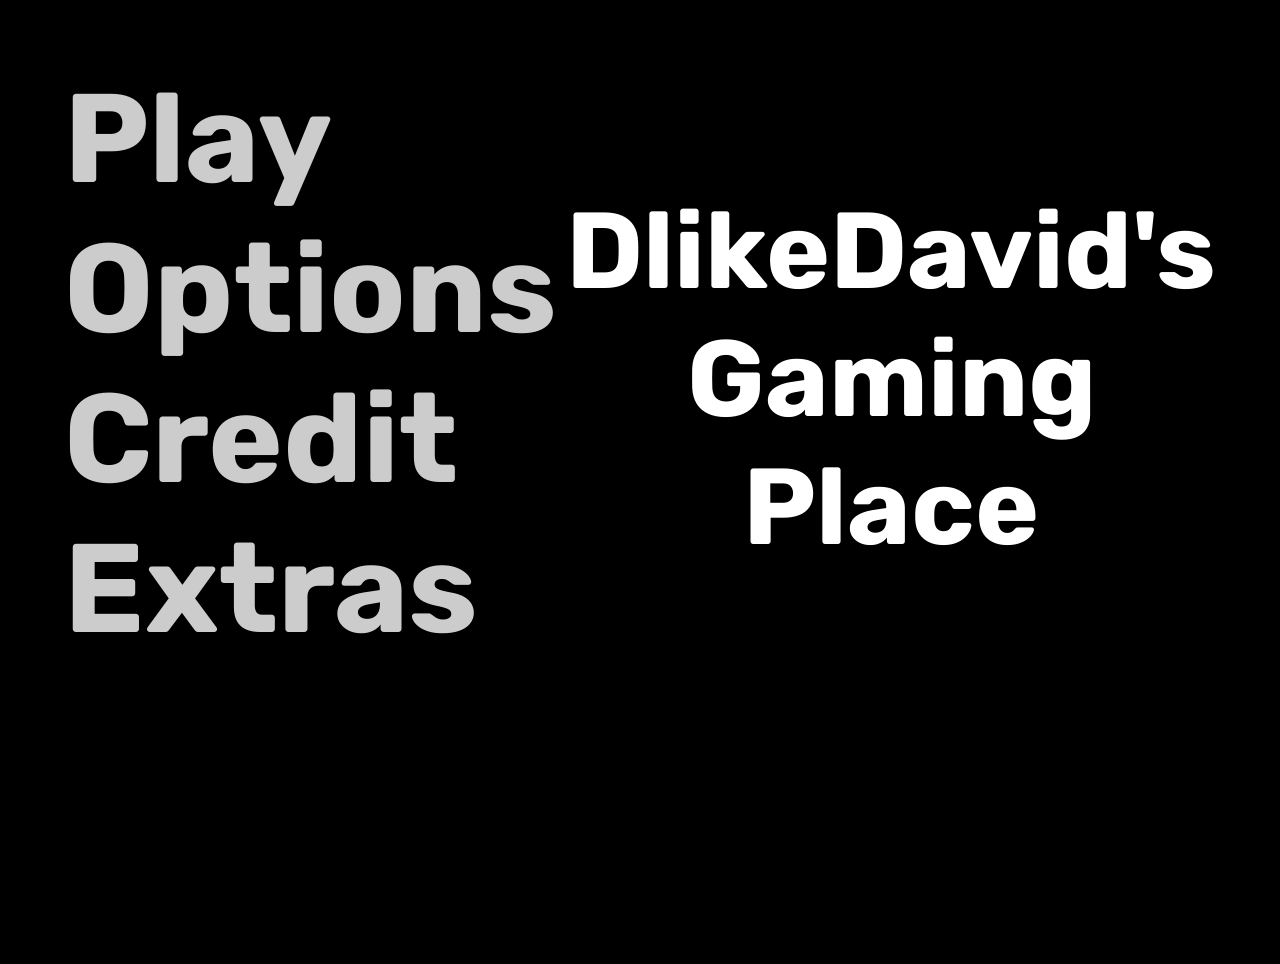
<file: index.html>
<!DOCTYPE html>
<html lang="pl">
<head>
    <meta charset="UTF-8">
    <meta http-equiv="X-UA-Compatible" content="IE=edge">
    <meta name="viewport" content="width=device-width, initial-scale=1.0">
    <title>DGP</title>
    <link rel="stylesheet" href="base.css">
    <link rel="stylesheet" href="style.css">
</head>

<script src="js.js" defer></script>
<script src="basics.js" defer></script>
<script src="language.js" defer></script>

<body>
    <div id="white-screen" class="absolute center">Loading<span id="dots"></span></div>
    <!--Menu's-->
    <div class="options" id="menu">
        <div class="option fr" onclick="select('menu')">Play</div>
        <div class="option fr" onclick="select('opcje')">Options</div>
        <div class="option fr" onclick="select('credits')">Credit</div>
        <div class="option fr" onclick="select('extras')">Extras</div>
    </div>

    <div class="options extra" id="main">
        <div class="options alot" onmouseleave="minigameShowcase(99)">
        <div class="option 1m mm">Pwong</div>
        <div class="option 1m mm">Tic Tac Toe</div>
        <div class="option 1m mm">Rock paper scissors</div>
        <div class="option 1m mm">Memory</div>
        <div class="option 1m mm">Snake</div>
        </div>
        <div class="option bb" onclick="goBack(0)">Back</div>
    </div>

    <div class="options extra" id="options">
        <div class="option mm"><span class="2m">Language:</span>
        <select id="lang" class="mm" onchange="language()">
            <option class="white mm">English</option>
            <option class="white mm">Polish (Polski)</option>
        </select></div>
        <div class="option bb" onclick="goBack(1)">Back</div>
    </div>
    <div class="options extra" id="credits">
        <div class="alot3">
        <div class="option 3m mm">Created by: DlikeDavid</div>
        </div>
        <div class="option bb" onclick="goBack(2)">Back</div>
    </div>

    <div class="options extra" id="extras">
        <div class="option 4m" onclick="changelogShow()">Ver: 0.7.1</div>
        <div class="option bb " onclick="goBack(3)">Back</div>
    </div>
    <!--Side stuff-->
    <!--Convert the pulse or make second side screen-->
    <div id="sideScreen" class="highAm">
        <div class="firstAm highAm">
        <div id="scndAm">
        DlikeDavid's <br> Gaming <br> Place
        </div></div>
    </div>

    <div id="changelog" class="absolute">
        <h1 class="absolute part1">CHANGELOG</h1><br><br><br><br><br>
        <h4 class="absolute part1" onclick="changelogHide()">X</h4>
        <div class="alot2">
        <h2 class="part2">v 0.7.1</h2>
        <h3>Games: </h3>
        <p>Added snake (yep that's it)</p>
        <!-- B R E A K -->
        <h2 class="part2">v 0.6.2</h2>
        <h3>Main site:</h3>
        <p>Added loading screen</p>
        <p>Fixed delay on pressing buttons</p>
        <h3>Games:</h3>
        <p>Minor bug fixes</p>
        <p>Fixed memory</p>
        <p>Fixed lines in tic tac toe</p>
        <!-- B R E A K-->
        <h2 class="part2">v 0.5.5</h2>
        <h3>Main site:</h3>
        <p>Updated minigame showcases imagines</p>
        <h3>Games:</h3>
        <p>Added return to menu button in all minigames</p>
        <p>Added settings button to each minigame (not all yet have settings)</p>
        <p>Added settings to pwong</p>
        <p>Added winscreen to memory</p>
        <p>Added imagines to memory</p>
        <!-- BREAK -->
        <h2 class="part2">v 0.4.7</h2>
        <h3>Main site:</h3>
        <p>Changed changelog font to <a href="https://fonts.google.com/specimen/Poppins?query=poppins" target="_blank">poppins</a></p>
        <p>Changed main site font to <a href="https://fonts.google.com/specimen/Rubik?query=Rubik" target="_blank">Rubiks</a></p>
        <p>Animated changelog</p>
        <p>Deleted potato mode (not like it was working)</p>
        <p>Fixed menu (selecting two or more options while animation was going made
            two or more menus pop up)
        </p>
        <p>Fixed changelog not working after changing language</p>
        <p>Changed selected game animation</p>
        <h3>Games:</h3>
        <p>Added reset button to tic tac toe</p>
        <p>Fixed positions of lines in tic tac Toe</p>
        <p>Added old pwong in the extras section</p>
        <!-- BREAK  -->
        <h2 class="part2">v 0.3.4</h2>
        <h3>Main site:</h3>
        <p>Styled scrollbars</p>
        <p>changed name to DlikeDavid's gamig place (previously DlikeDavid's retro place)</p>
        <p>Added changelog section</p>
        <p>Added games preview (image on the left when hovering on game name)</p>
        <h3>Games:</h3>
        <p>Tic tac toe beta released</p>
        <p>Pwong deleted (needs fixing)</p>
        <p>Added memory (breaks on fast inputs - will fix :] )</p>
        <p>Added rock paper scissors (maybe will be updated)</p>
        <h2 class="part2">v 0.2.6</h2>
        <!-- BREAK  -->
        <h3>Main site:</h3>
        <p>Added polish language in the settings</p>
        <p>Added animations</p>
        <p>Added animated title on the right</p> 
        <p>Added placeholders for other games</p>
        <h3>Games:</h3>
        <p>Added pwong (a bit broken but mainly working)</p>
        </div>
    </div>

</body>
</html>
</file>
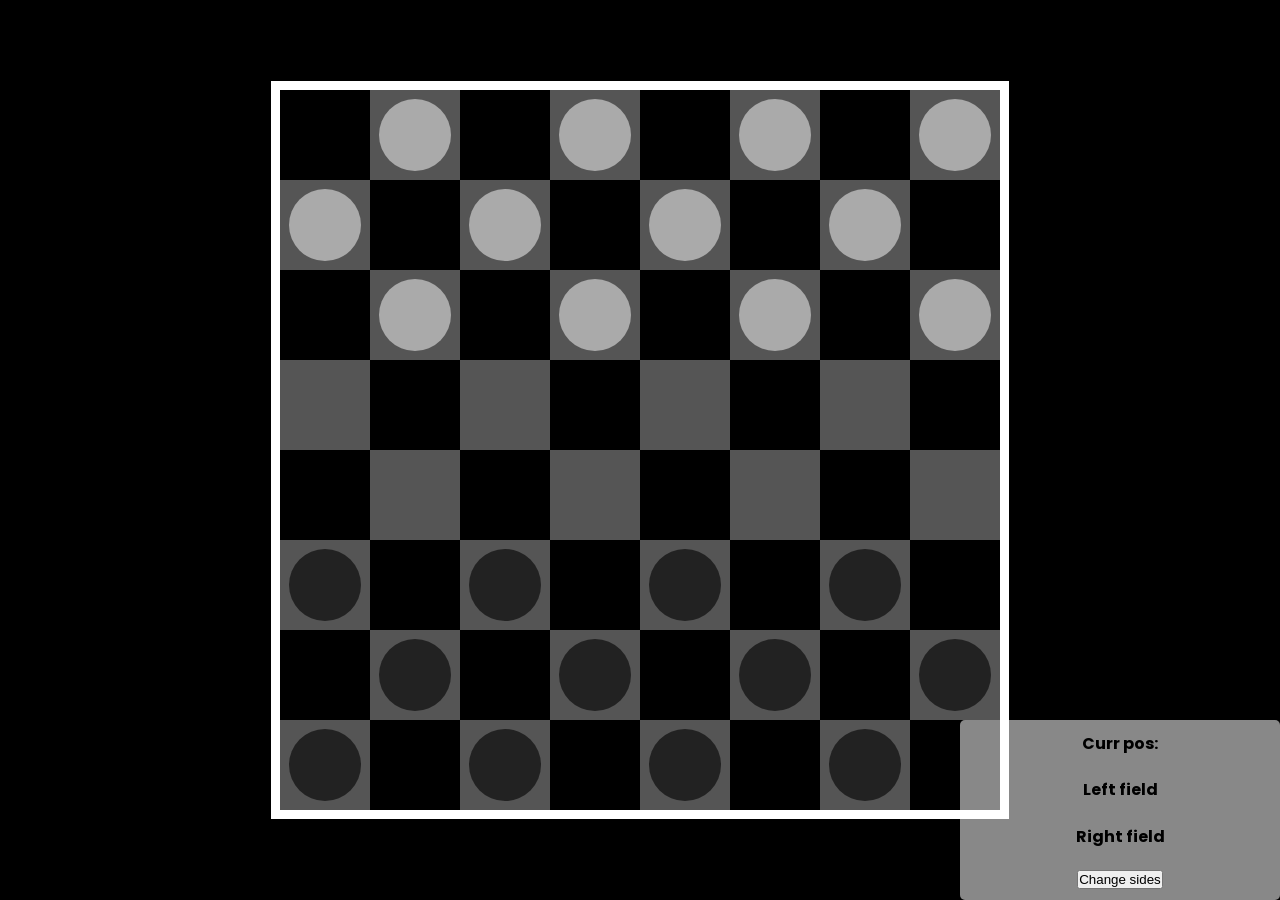
<file: minigames/checkers/index.html>
<!DOCTYPE html>
<html lang="pl">
<head>
    <meta charset="UTF-8">
    <meta http-equiv="X-UA-Compatible" content="IE=edge">
    <meta name="viewport" content="width=device-width, initial-scale=1.0">
    <title>Checkers</title>
    <link rel="stylesheet" href="style.css">
    <link rel="stylesheet" href="../../base.css">
    <link rel="stylesheet" href="debug.css">
</head>
<script src="../../basics.js" defer></script>
<script src="debug.js" defer></script>
<script src="checks.js"></script>
<script src="js.js" defer></script>
<div id="white-screen" class="absolute center">Loading<span id="dots"></span></div>
<body class="center">
    <div id="game">
        <div class="line" id="a">
        </div>
        <div class="line" id="b">
        </div>
        <div class="line" id="c">
        </div>
        <div class="line" id="d">
        </div>
        <div class="line" id="e">
        </div>
        <div class="line" id="f">
        </div>
        <div class="line" id="g">
        </div>
        <div class="line" id="h">
        </div>
    </div>
    <div id="debug">
        <b>Curr pos:</b><p id="CRR"></p>
        <b>Left field</b><p id="LEFT"></p>
        <b>Right field</b><p id="RIGHT"></p>
        <button onclick="changeSide()">Change sides</button>
    </div>
</body>
</html>
</file>
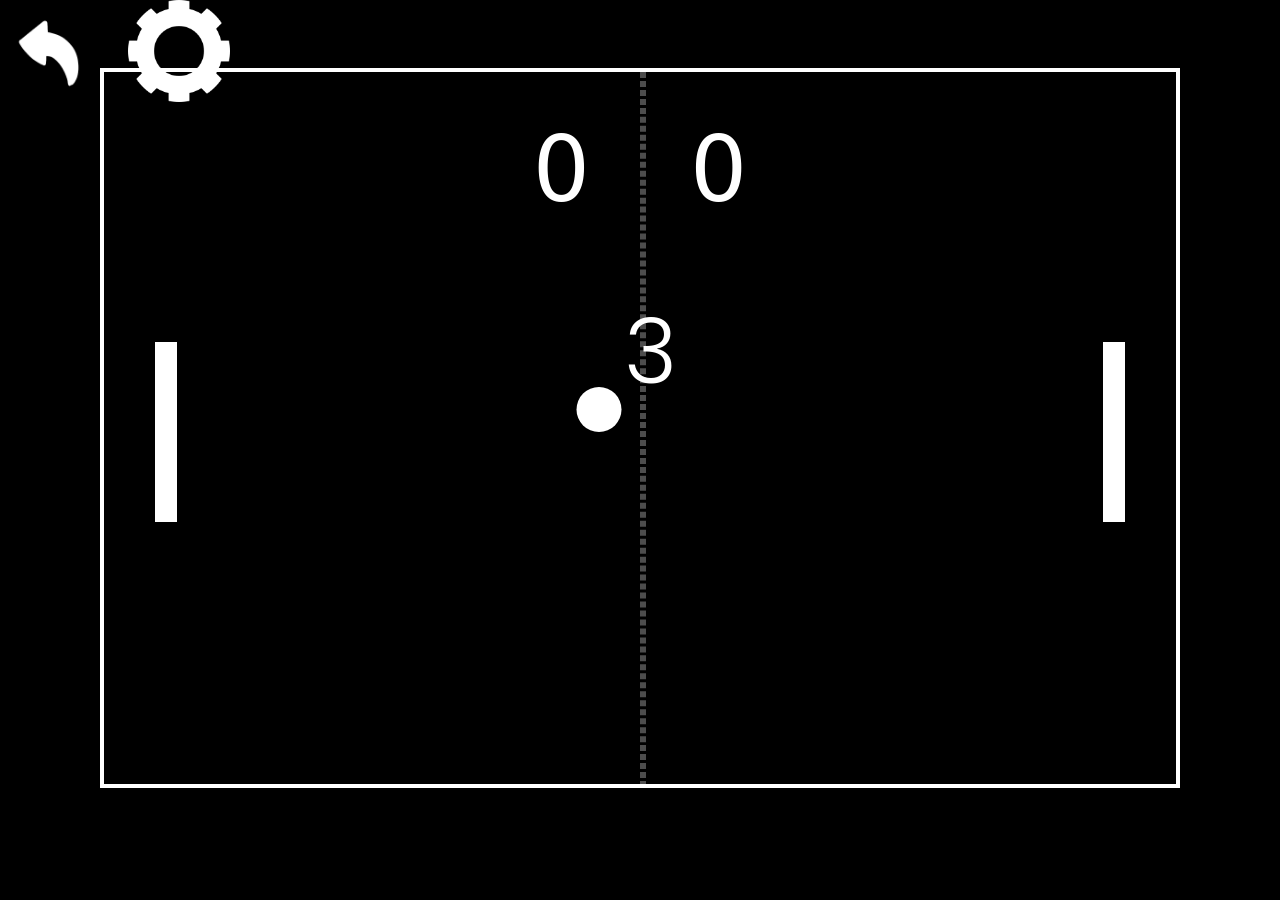
<file: minigames/pwong/index.html>
<!DOCTYPE html>
<html lang="pl">
<head>
    <meta charset="UTF-8">
    <meta http-equiv="X-UA-Compatible" content="IE=edge">
    <meta name="viewport" content="width=device-width, initial-scale=1.0">
    <title>Document</title>
    <link rel="stylesheet" href="../../base.css">
    <link rel="stylesheet" href="style.css">
</head>
<script src="js.js" defer></script>
<body onresize="resize()" onload="countdown()">
    <!-- Loading screen broke :/ -->
    <!-- <div id="white-screen" class="absolute center">Loading<span id="dots"></span></div> -->
    <div id="playarea">
        <div class="pallet" id="p1"></div>
        <div class="pallet" id="p2"></div>
        <div id="ball"></div>
        <div id="middleline"></div>
        <div class="score" id="pointsp1">0</div>
        <div class="score" id="pointsp2">0</div>
        <div id="countdown">3</div>
    </div>
    <div class="arrow"><a href="../../index.html"><img src="../../img/arrow.png" alt="GO BACK"></a></div>
    <div id="gameOptions" class="absolute spaceEvenly column closed">
        <p>Nothing here yet :[</p>
    </div>
    <img src="../../img/cogwheel.png" alt="options" id="cogwheel" class="absolute" onclick="toggleOptions()" draggable="false">
</body>
</html>
</file>
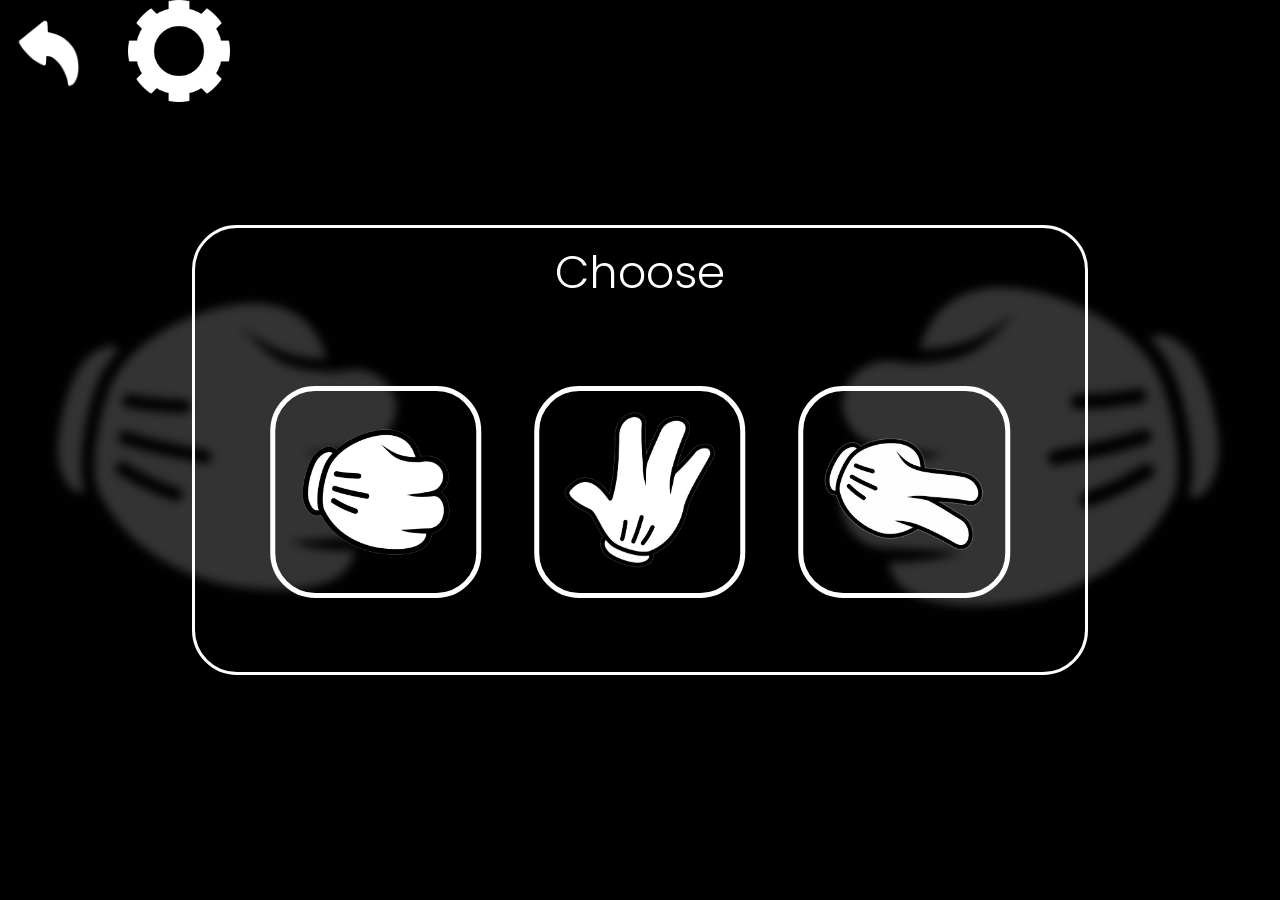
<file: minigames/rock paper scissors/index.html>
<!DOCTYPE html>
<html lang="pl">
<head>
    <meta charset="UTF-8">
    <meta http-equiv="X-UA-Compatible" content="IE=edge">
    <meta name="viewport" content="width=device-width, initial-scale=1.0">
    <title>Rock paper scissors</title>
    <link rel="stylesheet" href="style.css">
    <link rel="stylesheet" href="../../base.css">
    <script src="js.js" defer></script>
    <script src="../../basics.js" defer></script>
</head>
<body>
    <div id="white-screen" class="absolute center">Loading<span id="dots"></span></div>
    <div class="arena relative">
        <div id="cell1" class="absolute"><img src="img/rock.png" alt="RYNKA" id="player" class="large test"></div>
        <div id="cell2" class="absolute"><img src="img/rock.png" alt="RYNKA" id="computer" class="large test"></div>
        <div id="outcome" class="absolute"></div>
    </div>

    <div class="selection center absolute">
    <div class="selection-screen ">
        <div class="title center">Choose</div>
        <div class="selection-selection spaceEvenly">
            <div class="opcja center" onclick="Attack(0)"><img src="img/rock.png" alt="kamień"></div>
            <div class="opcja center" onclick="Attack(1)"><img src="img/paper.png" alt="papier"></div>
            <div class="opcja center" onclick="Attack(2)"><img src="img/scissors.png" alt="nożyczki"></div>
        </div>
    </div>
    </div>
    <div class="arrow"><a href="../../index.html"><img src="../../img/arrow.png" alt="GO BACK"></a></div>
    <div id="gameOptions" class="absolute spaceEvenly column closed">
        <p>Nothing here yet :[</p>
    </div>
    <img src="../../img/cogwheel.png" alt="options" id="cogwheel" class="absolute" onclick="toggleOptions()" draggable="false">

</body>
</html>
</file>
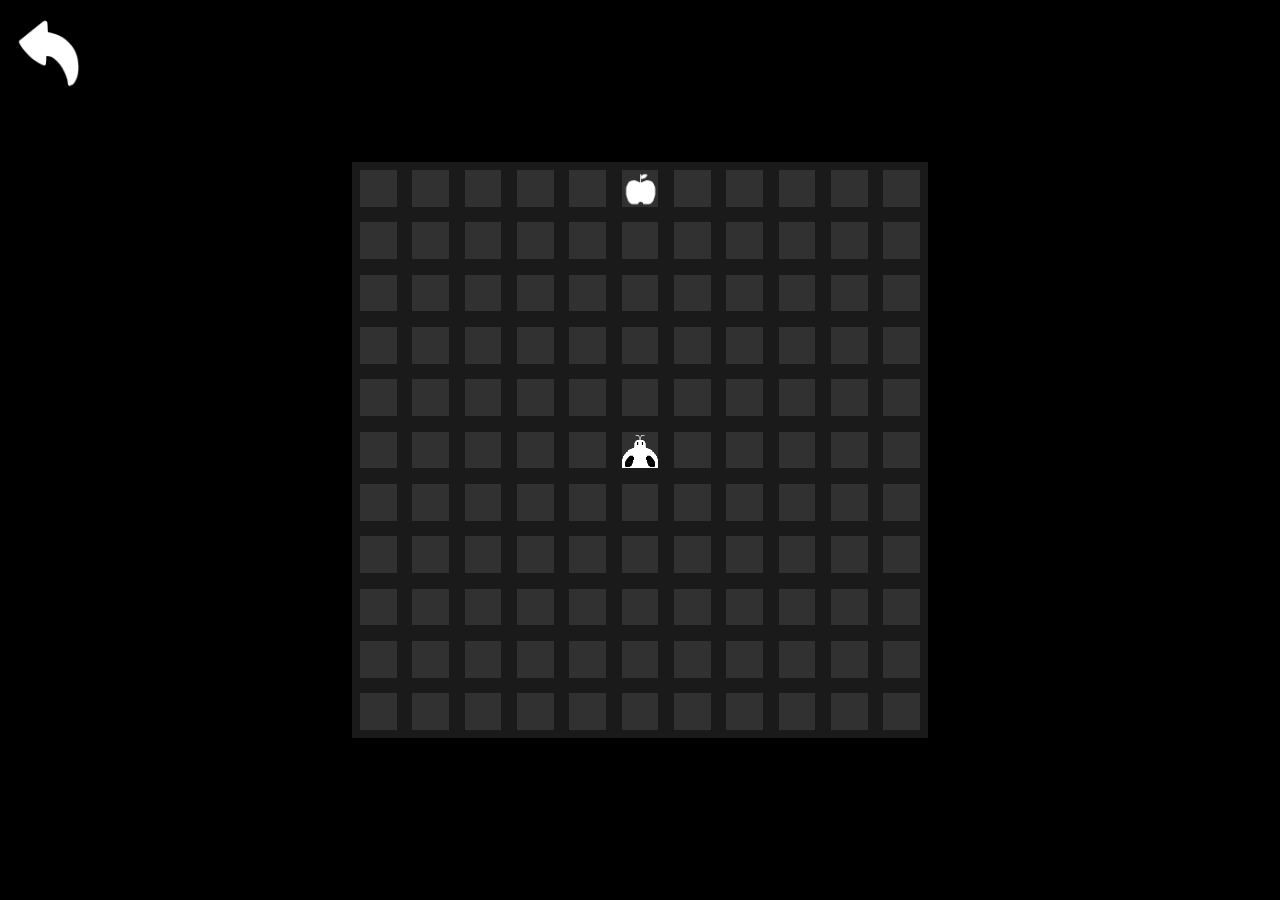
<file: minigames/snake/index.html>
<!DOCTYPE html>
<html lang="pl">
<head>
    <meta charset="UTF-8">
    <meta name="viewport" content="width=device-width, initial-scale=1.0">
    <title>Snake</title>
    <script src="js.js" defer></script>
    <script src="../../basics.js" defer></script>

    <link rel="stylesheet" href="style.css">
    <link rel="stylesheet" href="../../base.css">
</head>
<body>
    <div id="board">
        <div id="game-over" class="hidden">
            <h1>GAME OVER</h1>
            <h2>Score: <span id="score"></span></h2>
            <button class="btn" onclick="reset()"> RESET </button>
        </div>
    </div>
    <!-- <div id="menu">
        <h2>Score: <span id="score"></span></h2>
        <button class="btn" onclick="reset()"> RESET </button>
    </div> -->
    <div class="arrow"><a href="../../index.html"><img src="../../img/arrow.png" alt="GO BACK"></a></div>
</body>
</html>
</file>
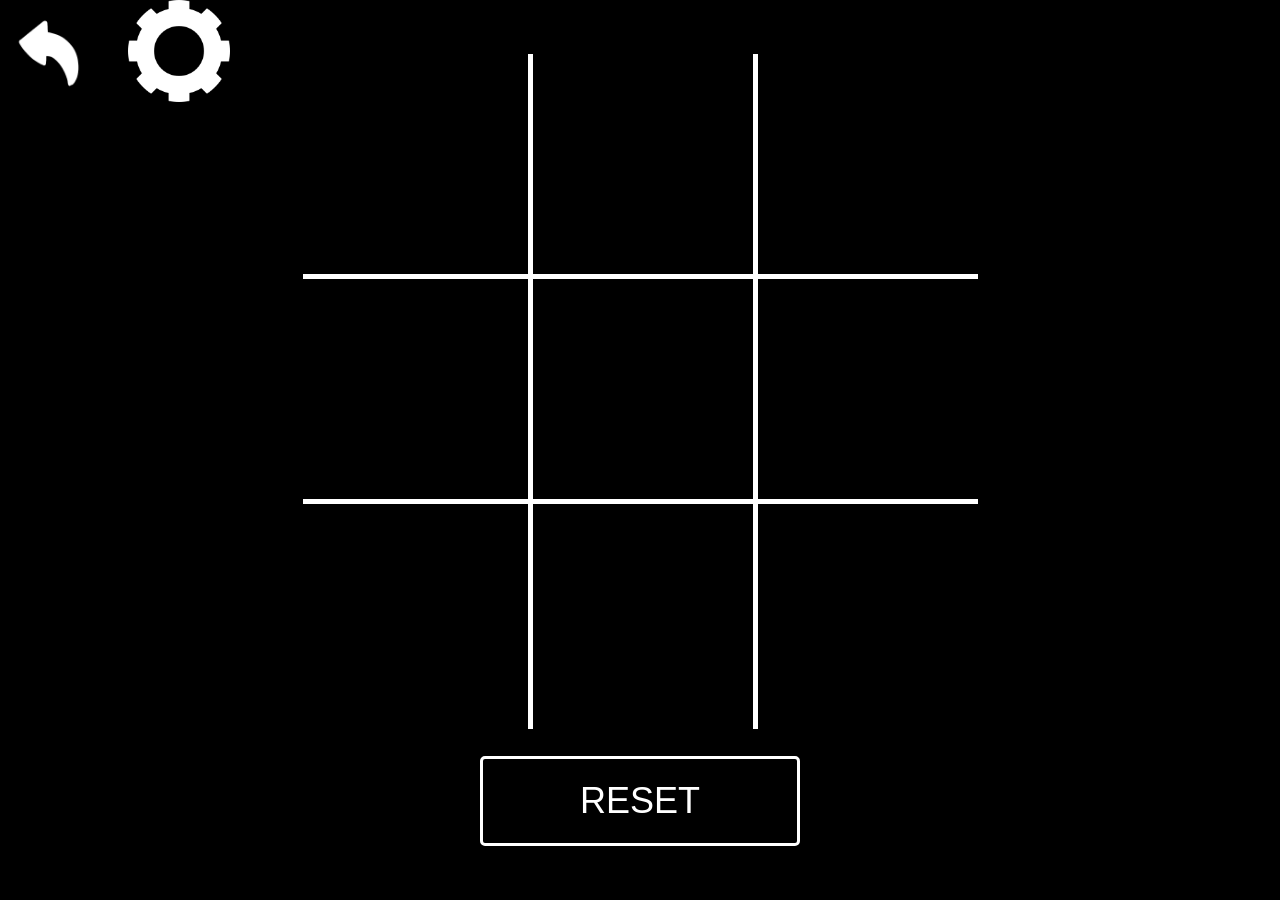
<file: minigames/tic tac toe/index.html>
<!DOCTYPE html>
<html lang="pl">
<head>
    <meta charset="UTF-8">
    <meta http-equiv="X-UA-Compatible" content="IE=edge">
    <meta name="viewport" content="width=device-width, initial-scale=1.0">
    <title>Tic tac toe</title>
    <link rel="stylesheet" href="style.css">
    <link rel="stylesheet" href="../../base.css">
    <script src="../../basics.js" defer></script>
    <script src="script.js" defer></script>
    
</head>
<body class="center column">
    <div id="white-screen" class="absolute center">Loading<span id="dots"></span></div>
    <div id="winscreen" class="absolute center"><span id="player"></span> HAS WON</div>
    <div class="line" id="row1"></div>
    <div class="line" id="row2"></div>
    <div class="line" id="row3"></div>
    <div class="line" id="col1"></div>
    <div class="line" id="col2"></div>
    <div class="line" id="col3"></div>
    <div class="line" id="diag1"></div>
    <div class="line" id="diag2"></div>
    <div class="game grid">
        <div class="cell center"></div>
        <div class="cell center"></div>
        <div class="cell center"></div>
        <div class="cell center"></div>
        <div class="cell center"></div>
        <div class="cell center"></div>
        <div class="cell center"></div>
        <div class="cell center"></div>
        <div class="cell center"></div>
    </div>
    <button onclick="reset()" class="btn larger">RESET</button>
    <div class="arrow"><a href="../../index.html"><img src="../../img/arrow.png" alt="GO BACK"></a></div>
    <div id="gameOptions" class="absolute spaceEvenly column closed">
        <p>Nothing here yet :[</p>
    </div>
    <img src="../../img/cogwheel.png" alt="options" id="cogwheel" class="absolute" onclick="toggleOptions()" draggable="false">
</body>
</html>
</file>
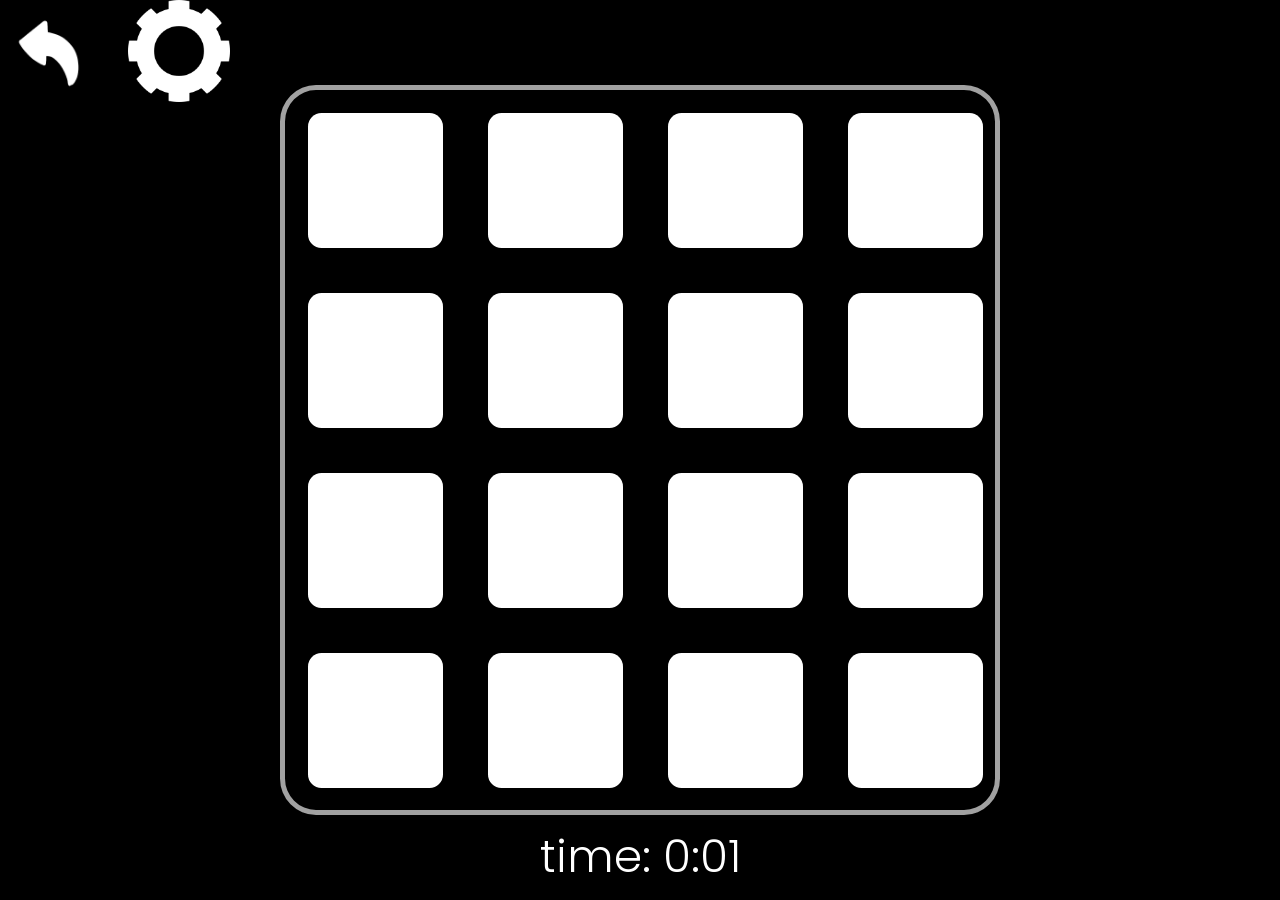
<file: minigames/memory/memory.html>
<!DOCTYPE html>
<html lang="pl">
<head>
    <meta charset="UTF-8">
    <meta http-equiv="X-UA-Compatible" content="IE=edge">
    <meta name="viewport" content="width=device-width, initial-scale=1.0">
    <title>Memory</title>
    <link rel="stylesheet" href="style.css">
    <link rel="stylesheet" href="../../base.css">
    <script src="js.js" defer></script>
    <script src="../../basics.js" defer></script>
</head>
<body class="center">
    <div id="white-screen" class="absolute center">Loading<span id="dots"></span></div>
    <div class="game">
        <div class="block"></div>
        <div class="block"></div>
        <div class="block"></div>
        <div class="block"></div>
        <div class="block"></div>
        <div class="block"></div>
        <div class="block"></div>
        <div class="block"></div>
        <div class="block"></div>
        <div class="block"></div>
        <div class="block"></div>
        <div class="block"></div>
        <div class="block"></div>
        <div class="block"></div>
        <div class="block"></div>
        <div class="block"></div>
    </div>
    <div id="timer">time: <span id="time"><span id="minutes">0</span>:<span id="seconds">00</span></span></div>
    <div class="arrow"><a href="../../index.html"><img src="../../img/arrow.png" alt="GO BACK" draggable="false"></a></div>
    <div id="gameOptions" class="absolute spaceEvenly column closed">
        <p>Nothing here yet :[</p>
    </div>
    <img src="../../img/cogwheel.png" alt="options" id="cogwheel" class="absolute" onclick="toggleOptions()" draggable="false">
    <div id="winscreen" class="absolute">
        <div id="wintext" class="absolute">You win</div>
        <h1 class="absolute">Your time: <span id="finalTime"></span></h1>
        <button class="btn absolute" onclick="restart()">PLAY AGAIN</button>
    </div>
</body>
</html>
</file>
<file: base.css>
@import url("https://fonts.googleapis.com/css2?family=Poppins:wght@300&display=swap");

@font-face {
	font-family: Poppins;
	src: url(Fonts/Poppins/Poppins-Light.ttf);
}

@font-face {
    font-family: Rubik;
    src: url(Fonts/Rubik/Rubik-VariableFont_wght.ttf);
}

* {
	margin: 0;
	padding: 0;
    box-sizing: border-box;
}

body {
	background-color: black;
	overflow: hidden;
	-webkit-user-select: none;
	user-select: none;
	height: 100vh;
	overflow: hidden;
	color: white;
	font-family: "Poppins", Arial, sans-serif;
	transition: all .5s;
}

.white {
	color: white;
}

.spaceEvenly {
	display: flex;
	justify-content: space-evenly;
	align-items: center;
}

.center {
	display: flex;
	justify-content: center;
	align-items: center;
}

a {
	color: white;
	text-decoration: none;
}

.hide {
	display: none;
}

.show {
	display: flex;
}

.absolute {
	position: absolute;
}

.relative {
	position: relative;
}

.grid {
	display: grid;
}

.flex {
	display: flex;
}

.column {
	flex-direction: column;
}

.btn {
	background-color: black;
	border: white 3px solid;
	border-radius: 5px;
	color: white;
	transition: all 0.5s;
	font-size: 4vmin;
}

.btn:hover {
	background-color: #ddd;
	color: black;
}

.btn.larger {
	width: 25%;
	height: 10vmin;
}

.arrow{
	position: absolute;
	left: 0;
	top: 0;
	z-index: 999;
	width: 30%;
}

.arrow img{
	width: 30%;
}

#gameOptions{
	width: 10%;
	height: 80vh;
	top: 20%;
	left: 0;
	background-image: linear-gradient(to bottom, #555, #000);
	border-top: white solid .5vmin;
	border-right: white solid .5vmin;
	padding: 1vmin;
	font-size: 1.5vmin;
	z-index: 999;
	transition: all .5s;
}

#gameOptions .btn{
	width: 100%;
	font-size: 150%;
	z-index: 999;
}

#gameOptions input{
	width: 100%;
}

#cogwheel{
	width: 8%;
	top: 20%;
	left: 1%;
	z-index: 999;
	transition: all .5s;
}

.closed{
	transform: translateX(-100%);
}

.leave{
	transform: translateX(130%) rotate(180deg);
}

@keyframes goDownwards {
	0%{
		transform: translateY(-100%);
	}
	100%{
		transform: translateY(0%);
	}
}

@keyframes goUpwards {
	0%{
		transform: translateY(0%);
	}
	100%{
		transform: translateY(-100%);
	}
}

@media(width < 150vh){
	#gameOptions{
		width: 80%;
		height: 10vh;
		top: 0%;
		right: 0%;
		left: auto;
		background-image: linear-gradient(to bottom, #555, #000);
		border-bottom: white solid .5vmin;
		border-left: white solid .5vmin;
		padding: 1vmin;
		font-size: 1.5vmin;
		word-break: keep-all;
		z-index: 999;
		flex-direction: row;
	}
	
	#gameOptions .btn{
		width: 40%;
		font-size: 200%;
		z-index: 999;
	}
	
	#gameOptions input{
		width: 100%;
	}
	
	#cogwheel{
		width: 8%;
		top: 0%;
		left: 10%;
		z-index: 999;
	}

	#gameOptions .btn, #gameOptions p{
		margin: 1%;
	}

	.closed{
		transform: translateY(-100%);
	}
	
	.leave{
		transform: translateX(0%) rotate(180deg);
	}
	
}

#white-screen{
	width: 100%;
	height: 100vh;
	overflow: hidden;
	background-color: white;
	top: 0;
	left: 0;
	transition: all .5s;
	z-index: 1000;
	color: #000;
	font-size: 5vmin;
	font-weight: bold;
}

.gone{
	opacity: 0;
}
</file>
<file: style.css>
@font-face {
	font-family: Poppins;
	src: url(Fonts/Poppins/Poppins-Light.ttf);
}

@font-face {
    font-family: Rubik;
    src: url(Fonts/Rubik/Rubik-VariableFont_wght.ttf);
}

.extra{
    position: absolute;
    margin-top: 5%;
    margin-left: 5%;
    top: 0;
    left: 0;
    transform: translateX(100%);
    visibility: hidden;
}

.options, #sideScreen{
    margin-top: 5%;
    margin-left: 5%;
    color: white;
    font-size: 14vmin;
    font-family: 'Rubik', sans-serif;
    font-weight: 700;
    width: 40%;
}

:root{
    --opac: 1 ;
}

.mm{
    font-size: 10vmin;
}

.option{
    opacity: .8;
    transition: .3s ease;
}

.options:hover > .option{
    opacity: .5;
}

.options:hover > .option:hover{
    opacity: var(--opac);
}

.curr{
    opacity: var(--opac);
}

@keyframes toLeft{
    0%{
        transform: translateX(0%);
    }
    100%{
        transform: translateX(-100%);
        opacity: 0;
        visibility: hidden;
    }
}



@keyframes menuForward{
    0%{
        transform: translateX(100%);
        opacity: 0;
        visibility: visible;
    }
    100%{
        transform: translateX(0%);
        opacity: 1;
        visibility: visible;
    }
}

@keyframes extrasGo{
    0%{
        transform: translateX(0%);
        opacity: 1;
        visibility: visible;
    }
    100%{
        transform: translateX(100%);
        opacity: 0;
        visibility: hidden;
    }
    
}

@keyframes menuBack{
    0%{
        transform: translateX(-100%);
    }
    100%{
        transform: translateX(0%);
        visibility: visible;
    }
}

select{
    background-color: rgba(0,0,0,0);
    border: white solid 3px;
    color: white;
    font-size: 14vmin;
    -moz-appearance: none;
    -webkit-appearance: none;
    appearance: none;
}

option{
    background-color: rgb(0, 0, 0);
    color: black;
    font-size: 14vmin;
}


@keyframes selected{
    0%{
        opacity: 1;
    }
    100%{
        opacity: 0;
        transform: scale(150%) translateX(25%);
        
    }
}

#black{
    position: absolute;
    background-color: black;
    height: 100vh;
    width: 100%;
    transform: translateY(-100%);
}

@keyframes transition{
    100%{
        transform: translateY(0%);
    }
}

/* Side screen */

#sideScreen{
    position: absolute;
    right: 5%;
    top: 0;
    height: 70vmin;
    aspect-ratio: 1/1;
    display: flex;
    align-items: center;
    flex-direction: column;
    text-align: center;
    justify-content: center;
    animation: logoPulse .5s infinite;    
}

#scndAm{
    animation: logoRotate 1s infinite;
    font-size: 12vmin;
}

@keyframes logoPulse{
    0%{
        transform: scale(100%);
    }
    20%{
        transform: scale(120%);
    }
    100%{
        transform: scale(100%);
    }
    
}

@keyframes logoRotate{
    0%{
        transform: rotate(10deg);
    }
    50%{
        transform: rotate(-10deg);
    }
    100%{
        transform: rotate(10deg);
    }
}

.inline{
    display: inline;
}

.checkbox{
    height: 10vmin;
    aspect-ratio: 1/1;
    border: white solid;
    background-color: black;
}

@keyframes denied {
    0%{
        transform: translateX(0);
    }
    20%{
        transform: translateX(5%);
    }
    40%{
        transform: translateX(-5%);
    }
    60%{
        transform: translateX(5%);
    }
    80%{
        transform: translateX(-5%);
    }
    100%{
        transform: translate(0%);
    }
}

.alot{
    overflow-y: scroll;
    overflow-x: hidden;
    width: 40vw;
    height: 50vh;
}

::-webkit-scrollbar{
    width: 2vmin;
}

::-webkit-scrollbar-thumb{
    background: white;
    border-radius: 1vmin;
}

::-webkit-scrollbar-thumb:hover{
    background: #555;
}

#sideScreen img{
    width: 80%;
}

#changelog{
    width: 100%;
    height: 100vh;
    top: 0;
    left: 0;
    -webkit-backdrop-filter: blur(5px) brightness(.3);
    backdrop-filter: blur(5px) brightness(.3);
    padding-left: 25%;
    display: none;
    font-family: 'Poppins', sans-serif;
}

#changelog h1{
    left: 50%;
    transform: translateX(-50%);
    font-size: 10vmin;
}

#changelog p{
    color: #bbb;
    margin: 1vmin;
    word-break:keep-all;
}

#changelog p:before{
    content: "-  ";
}

#changelog h3{
    color: #ccc;
}

.alot2{
    height: 70vh;
    width: 60%;
    overflow-y: scroll;
    line-height: 4vmin;
    margin-top: 5vmin;
}

.alot3{
    overflow-y: scroll;
    
    height: 70vh;
}

#changelog h4{
    font-size: 10vmin;
    top: 0;
    right: 10%;
}

#changelog h4:hover{
    cursor: pointer;
}

@keyframes goUp{
    0%{
        transform: translateY(100%);
    }
    100%{
        transform: translateY(0%);
    }
}

@keyframes goDown{
    0%{
        transform: translateY(0%);
    }
    100%{
        transform: translateY(100%);
    }
}

/*Dwukrotna wysokość na changelogu aby fajniej było*/

@keyframes fadeUp {
    0%{
        opacity: 0;
        transform: translateY(100%);
    }
    100%{
        opacity: 1;
        transform: translateY(0%);
    }
}

#changelog h2, #changelog h3, #changelog p{
    opacity: 0;
}

#changelog a, .alot3 a{
    text-decoration: underline;
}

#changelog a:hover, .alot3 a:hover{
    cursor: pointer;
}

@media (width <= 1200px) {
    #sideScreen{
        display: none;
    }
    .alot{
        width: 70vw;
    }
}
</file>
<file: minigames/checkers/style.css>
:root{
    --tile1-: #555;
    --p1-: #aaa;
    --p2-:#222;
    --selected-: #777;
    --avaiable-: #222;
    --forced-: red;
}

/*! FIX BORDER*/

#game{
    height: 82vmin;
    border: white 1vmin solid;
    aspect-ratio: 1/1;
    grid-template-rows: repeat(8, 10vmin);
    grid-template-columns: repeat(8, 10vmin);
    grid-auto-flow: row;
    z-index: 10;
    margin: 0;
    padding: 0;
}

.field{
    height: 10vmin;
    float: left;
    aspect-ratio: 1/1;
    z-index: 9;
    display: flex;
    align-items: center;
    justify-content: center;
}

.line:nth-of-type(odd) .field:nth-of-type(even){
    background-color: var(--tile1-);
}

.line:nth-of-type(even) .field:nth-of-type(odd){
    background-color: var(--tile1-);
}

.pawn{
    width: 80%;
    aspect-ratio: 1/1;
    border-radius: 50%;
}

.p1{
    background-color: var(--p1-);
}

.p2{
    background-color: var(--p2-);
}
</file>
<file: minigames/checkers/debug.css>
#debug{
    position: absolute;
    bottom: 0;
    right: 0;
    width: 25%;
    min-height: 20vh;
    border-radius: 5px;
    background-color: #888;
    color: black;
    display: flex;
    justify-content: space-evenly;
    align-items: center;
    flex-direction: column;
}
</file>
<file: minigames/pwong/style.css>
body{
    display: flex;
    align-items: center;
    justify-content: center;
    height: 95vh;
}

#playarea{
    height: 80vh;
    aspect-ratio: 1.5 / 1;
    border: 4px white solid;
    position: relative;
}

.pallet{
    position: absolute;
    height: 20vh;
    width: 2%;
    background-color: white;
    transform: translateY(150%);
}

#p1{
    left: 4vw;
    
}

#p2{
    right:4vw;
}

#ball{
    width: 5vmin;
    height: 5vmin;
    background-color: white;
    border-radius: 50%;
    transform: translateX(1050%) translateY(700%);
}

.score{
    font-size: 10vmin;
    font-family: system-ui, -apple-system, BlinkMacSystemFont, 'Segoe UI', Roboto, Oxygen, Ubuntu, Cantarell, 'Open Sans', 'Helvetica Neue', sans-serif;
    position: absolute;
    color: white;
}

#pointsp1{
    left: 40%;
}

#pointsp2{
    right: 40%;
}

#middleline{
    position: absolute;
    left:50%;
    top: 0;
    width: 0%;
    height: 79.5vh;
    opacity: .3;
    border: white dashed;
}

#countdown{
    position: absolute;
    top: 30%;
    left: 48.5%;
    color: white;
    font-size: 10vmin;
}
</file>
<file: minigames/rock paper scissors/style.css>
.selection, .arena{
    width: 100%;
    height: 100vmin;
    overflow-y: hidden;
}

#cell1{
    width: 90%;
    left: 2%;
    top: 50%;
    transform: translateY(-50%);
    
}

#cell2{
    right: 2%;
    top: 50%;
    transform: translateY(-50%) rotateY(180deg);
    width: 100%;
}


.large{
    width: 35%;
}

.selection{
    top: 0;
    left: 0;
    -webkit-backdrop-filter: blur(5px) brightness(20%);
    backdrop-filter: blur(5px) brightness(20%);
}

.selection-screen{
    width: 70%;
    height: 50vmin;
    border: white solid 3px;
    border-radius: 5vmin;
    position: relative;
}

.title{
    font-size: 5vmin;
    position: absolute;
    left: 50%;
    height: 10vmin;
    transform: translateX(-50%);
}

.selection-selection{
    position: absolute;
    width: 95%;
    height: 40vmin;
    bottom: 0;
    left: 50%;
    transform: translateX(-50%);
}

.opcja{
    width: 25%;
    aspect-ratio: 1/1;
    border-radius: 5vmin;
    border: white 5px solid;
}

.opcja:hover{
    cursor: pointer;
}

@keyframes goUpwards{
    0%{
        transform: translateY(0%);
    }
    100%{
        transform: translateY(-100%);
    }
}

@keyframes goDownwards{
    0%{
        transform: translateY(-100%);
    }
    100%{
        transform: translateY(0%);
    }
}

@keyframes shake{
    0%{
        transform: rotate(0deg);
    }
    25%{
        transform: rotate(70deg);
    }
    75%{
        transform: rotate(-70deg);
    }
    100%{
        transform: rotate(0deg);
    }
}

#outcome{
    top: 10%;
    left: 50%;
    font-size: 10vmin;
    transform: translateX(-50%);
}

.opcja img{
    width: 80%;
}
</file>
<file: minigames/snake/style.css>
body{
    display: grid;
    place-items: center;
}

#board{
    width: 45%;
    aspect-ratio: 1/1;
    background-color: rgba(255, 255, 255, 0.1);
    position: relative;

    display: grid;
    grid-template-columns: repeat(11, auto);
    place-items: center;

    overflow: hidden;
}

#menu{
    width: 45%;
    display: flex;
    justify-content: space-around;
    align-items: center;
}

.cell{
    width: 70%;
    aspect-ratio: 1/1;
    background-color: rgba(255, 255, 255, 0.1);
    position: relative;
    display: grid;
    place-items: center;
    padding: .3rem;
}

.snakeBody{
    width: 70%;
    aspect-ratio: 1/1;
    background-color: white;
}

.snakeHead{
    width: 70%;
    aspect-ratio: 1/1;
    background-image: url("img/head.png");
    background-size: cover;
    /* background-color: cyan; */
}

.snakeTail{
    width: 70%;
    aspect-ratio: 1/1;
    background-image: url("img/tail.png");
    /* background-color: green; */
    background-size: cover;
}

.apple{
    background-image: url("img/apple.png");
    background-size: cover;
}

#game-over{
    position: absolute;
    top: 0;
    left: 0;

    width: 100%;
    height: 100%;
    z-index: 5;
    backdrop-filter: blur(3px) brightness(80%);

    display: flex;
    flex-direction: column;
    justify-content: space-around;
    align-items: center;

    transition: all .5s ease-in-out;

}

#game-over.hidden{
    top: -100%;
}

.left{
    transform: rotate(-90deg);
}

.right{
    transform: rotate(90deg);
}

.down{
    transform: rotate(180deg);
}
</file>
<file: minigames/tic tac toe/style.css>
.game{
    width: 75vmin;
    aspect-ratio: 1/1;
    grid-template-columns: repeat(3,1fr);
    grid-template-rows: repeat(3,1fr);
    position: relative;
}

.cell{
    width: 1fr;
    aspect-ratio: 1/1;
    border-left: white 5px solid;
    border-bottom: white 5px solid;
    font-size: 10vmin;
}

.cell:nth-child(1), .cell:nth-child(4), .cell:nth-child(7){
    /* border-left: rgba(0, 0, 0, 0) 5px solid; */
    border-left: none;
}

.cell:nth-child(7), .cell:nth-child(8), .cell:nth-child(9){
    border-bottom: none;
}

.line{
    display: none;
    width: 80vmin;
    background-color: white;
    height: 1vmin;
    position: absolute;
    border-radius: 5vmin;
}

#row1{
    top: 18%;
    left: 50%;
    transform: translateY(-75%);
    transform: translateX(-50%); 
}

#row2{
    top: 42%;
    left: 50%;
    transform: translateY(-50%);
    transform: translateX(-50%);
}

#row3{
    top: 68%;
    left: 50%;
    transform: translateY(-25%);
    transform: translateX(-50%); 
}

#col1{
    transform: rotate(90deg) translateY(1250%);
    top: 43%;
    left: 14%;
    width: 70vmin;
}

#col2{
    transform: rotate(90deg);
    top: 43%;
    width: 70vmin;

}

#col3{
    transform: rotate(90deg) translateY(-1250%);
    top: 43%;
    right: 14%;
    width: 70vmin;
}


#diag1{
    transform: rotate(45deg);
    top: 42%;
    width: 100vmin;
}

#diag2{
    transform: rotate(315deg);
    width: 100vmin;
    top: 42%;
}

.btn{
    margin-top: 3vmin;
}

#winscreen{
    width: 100%;
    height: 100vh;
    overflow-y: hidden;
    backdrop-filter: blur(10px) brightness(.3);
    top: 0;
    left: 0;
    font-size: 15vmin;
    transform: translateY(-100%);
}

@keyframes goDown{
    0%{
        transform: translateY(-100%);
    }
    100%{
        transform: translateY(0%);
    }
}
</file>
<file: minigames/memory/style.css>
:root{
    --back-:white;
    --front-:rgba(255,255,255,.1);
}


.game{
    width: 80vmin;
    aspect-ratio: 1/1;
    border: solid 5px rgb(161, 161, 161);
    border-radius: 5%;
    display: grid;
    grid-template-columns: repeat(4, 20vmin);
    grid-template-rows: repeat(4, 20vmin);
    place-items: center;
}

.block{
    background-color: var(--back-);
    width: 15vmin;
    aspect-ratio: 1/1;
    border-radius: 10%;
    color: white;
    display: grid;
    place-items: center;
}

@keyframes card {
    0%{
        transform: scaleX(100%);
    }
    50%{
        transform: scaleX(0%); 
    }
    100%{
        transform: scaleX(100%);
    }
}

#timer{
    position: absolute;
    left:50%;
    bottom:1vmin;
    transform: translateX(-50%);
    font-size: 5vmin;
}

#winscreen{
    top: 0;
    left: 0;
    width: 100%;
    height: 100vh;
    backdrop-filter: blur(4px) brightness(.4);
    transform: translateY(-100%);
}

#wintext{
    left: 50%;
    top: 10%;
    transform: translateX(-50%);
    font-family: 'Rubik';
    font-size: 20vmin;
    font-weight: 500;
    animation: vibing 3s infinite ease;
}

#winscreen h1{
    top: 40%;
    left: 50%;
    transform: translate(-50%, -50%);
}

#winscreen button{
    top: 50%;
    left: 50%;
    transform: translate(-50%, -50%);
}

@keyframes vibing{
    0%{
        transform: scale(1) translateX(-50%) rotate(10deg);
    }
    50%{
        transform: scale(1.2) translateX(-44%) rotate(-10deg);
    }
    100%{
        transform: scale(1) translateX(-50%) rotate(10deg);
    }
}

img{
    width: 100%;
}
</file>
